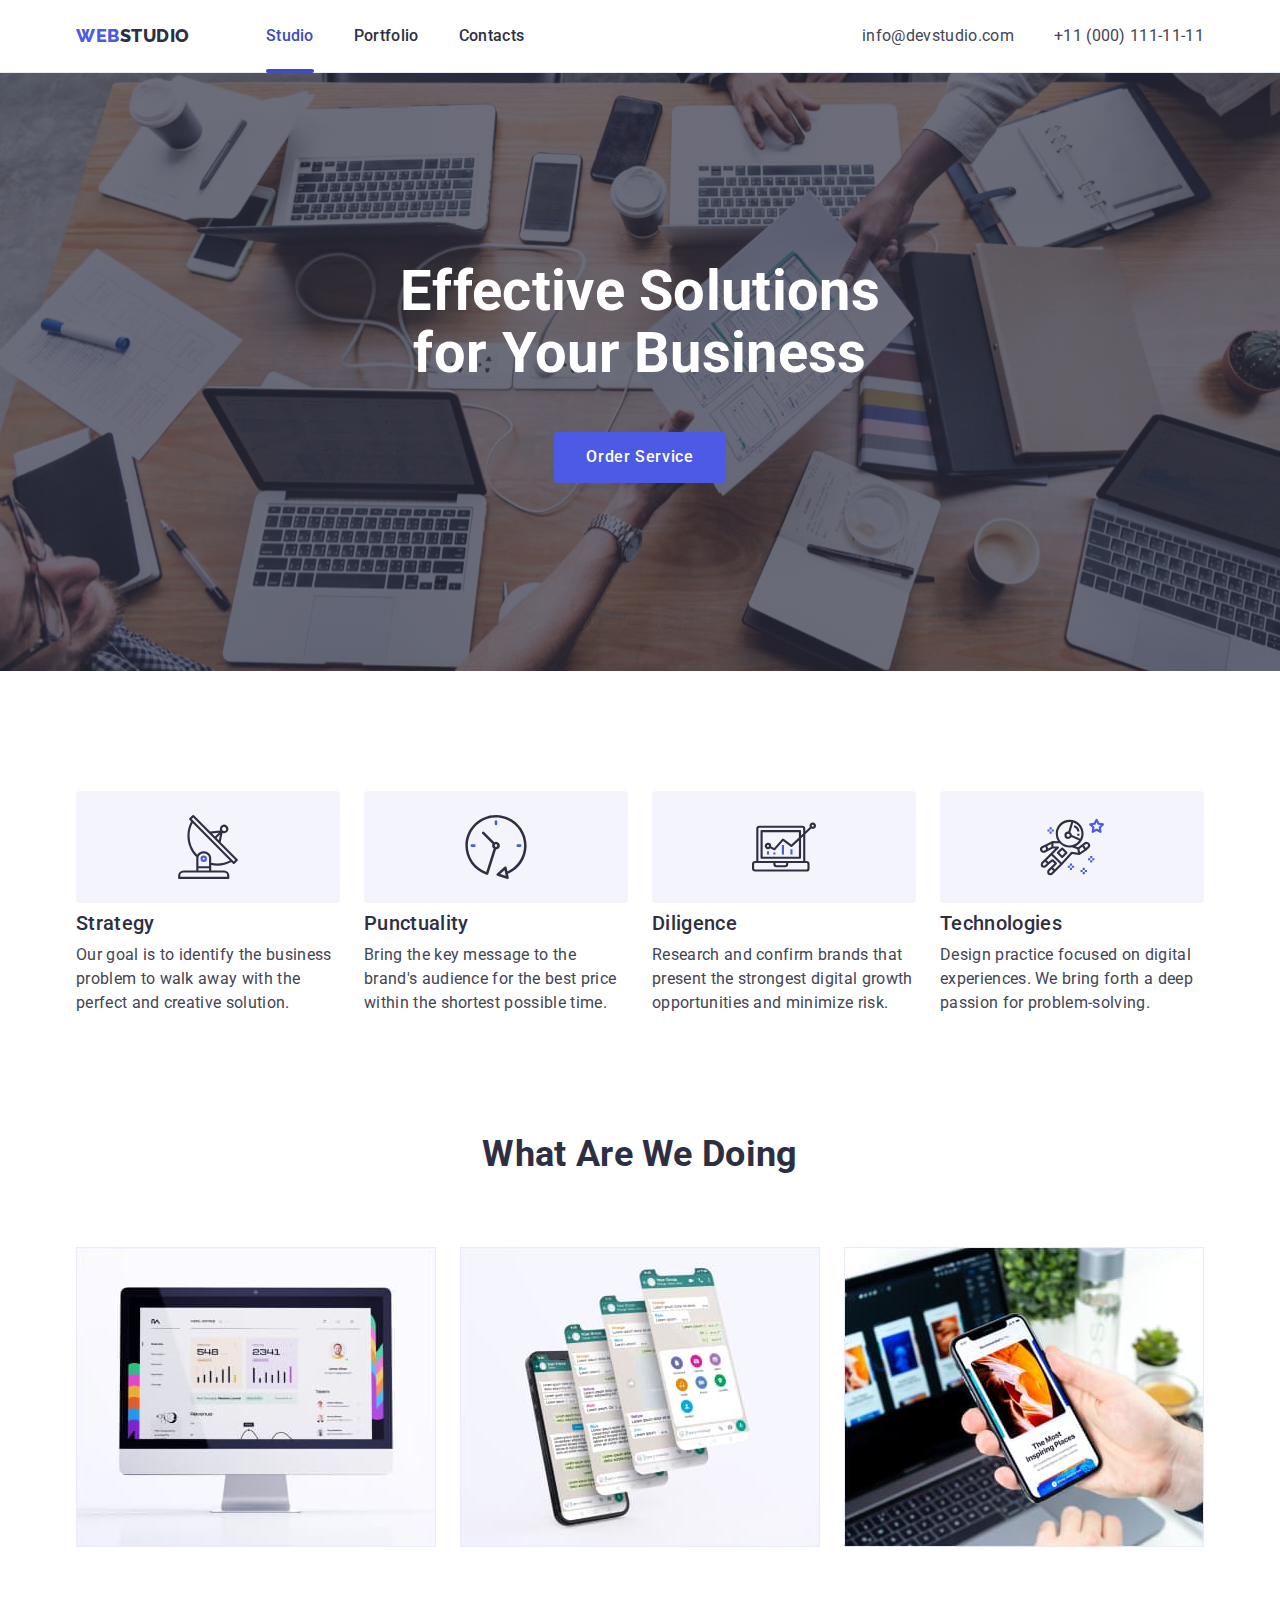
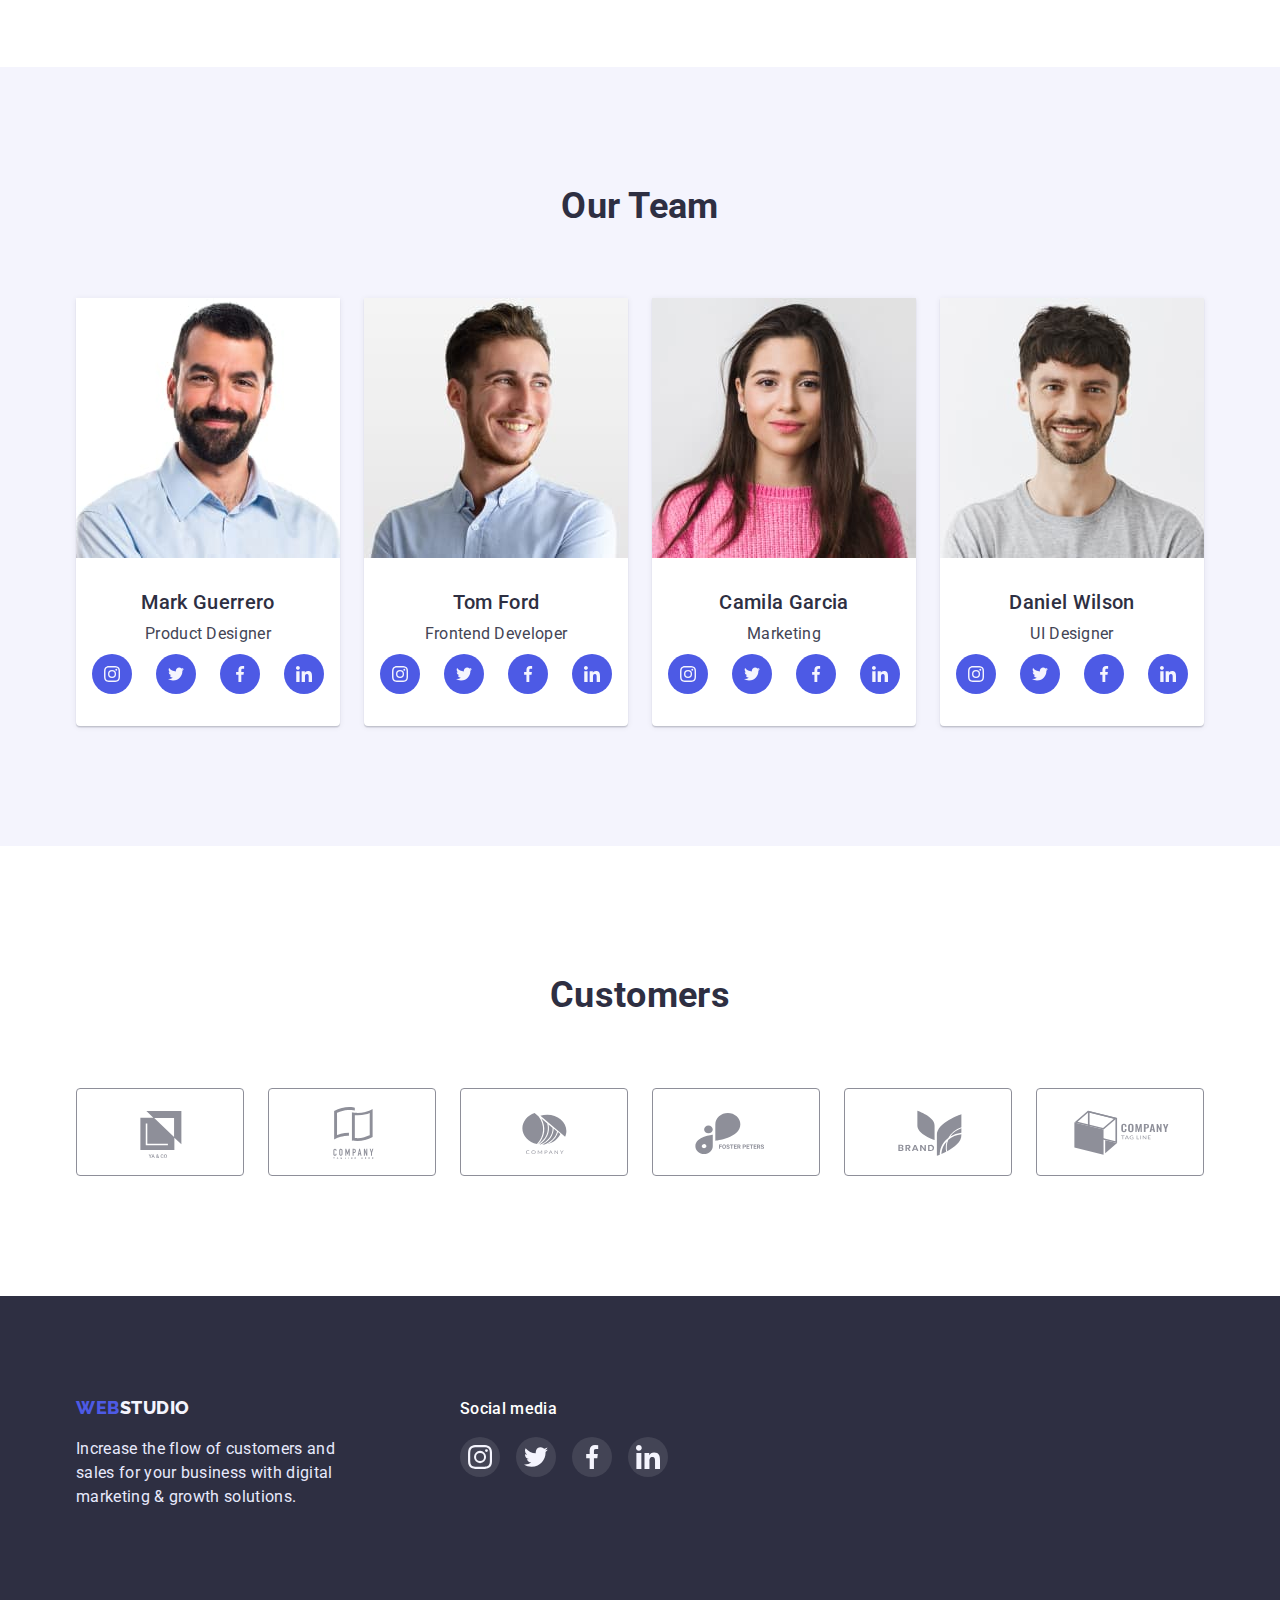
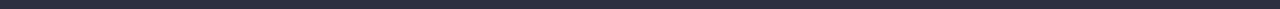
<file: index.html>
<!DOCTYPE html>
<html lang="en">

<head>
  <meta charset="UTF-8" />
  <meta http-equiv="X-UA-Compatible" content="IE=edge" />
  <meta name="viewport" content="width=device-width, initial-scale=1.0" />
  <title>WEB Studio</title>
  <link rel="preconnect" href="https://fonts.googleapis.com" />
  <link rel="preconnect" href="https://fonts.gstatic.com" crossorigin />
  <link href="https://fonts.googleapis.com/css2?family=Raleway:wght@800&family=Roboto:wght@400;500;700;900&display=swap"
    rel="stylesheet" />
  <link rel="stylesheet"
    href="https://cdnjs.cloudflare.com/ajax/libs/modern-normalize/1.1.0/modern-normalize.min.css" />
  <link rel="stylesheet" href="./css/style.css" />
</head>

<body>
  <header class="header-our">
    <div class="container header-flex">
      <nav class="navigation">
        <a href="./index.html" class="logo-first-part">Web<span class="header-logo-second-part">Studio</span></a>
        <ul class="navigation-site list">
          <li class="item"><a href="./index.html" class="link underline-navigation">Studio</a></li>
          <li class="item">
            <a href="./portfolio.html" class="link ">Portfolio</a>
          </li>
          <li class="item">
            <a href="./test.html" class="link">Contacts</a>
          </li>
        </ul>
      </nav>
      <address class="address">
        <ul class="list address-flex">
          <li class="item">
            <a href="mailto:info@devstudio.com" class="email">info@devstudio.com</a>
          </li>
          <li class="item">
            <a href="tel:+110001111111" class="phone-number">
              +11 (000) 111-11-11</a>
          </li>
        </ul>
      </address>
    </div>
  </header>
  <main>
    <section class="section-hero">
      <div class="container">
        <h1 class="hero-title">Effective Solutions for Your Business</h1>
        <button data-modal-open type="button" class="main-button">Order Service</button>

      </div>
    </section>
    <section class="section">
      <div class="container">
        <h2 class="hide-line">Our planing</h2>
        <ul class="list future-list">
          <li class="item">
            <div class="conteiner-planing">
              <svg class="planing-svg">
                <use href="./images/symbol-defs.svg#icon-antenna1"></use>
              </svg>
            </div>
            <h3 class="section-subtitle">Strategy</h3>
            <p class="section-text">
              Our goal is to identify the business problem to walk away with
              the perfect and creative solution.
            </p>
          </li>
          <li class="item">
            <div class="conteiner-planing">
              <svg class="planing-svg">
                <use href="./images/symbol-defs.svg#icon-clock1"></use>
              </svg>
            </div>
            <h3 class="section-subtitle">Punctuality</h3>
            <p class="section-text">
              Bring the key message to the brand's audience for the best price
              within the shortest possible time.
            </p>
          </li>
          <li class="item">
            <div class="conteiner-planing">
              <svg class="planing-svg">
                <use href="./images/symbol-defs.svg#icon-diagram1"></use>
              </svg>
            </div>
            <h3 class="section-subtitle">Diligence</h3>
            <p class="section-text">
              Research and confirm brands that present the strongest digital
              growth opportunities and minimize risk.
            </p>
          </li>
          <li class="item">
            <div class="conteiner-planing">
              <svg class="planing-svg">
                <use href="./images/symbol-defs.svg#icon-astronaut1"></use>
              </svg>
            </div>
            <h3 class="section-subtitle">Technologies</h3>
            <p class="section-text">
              Design practice focused on digital experiences. We bring forth a
              deep passion for problem-solving.
            </p>
          </li>
        </ul>
      </div>
    </section>
    <section class="section-about section">
      <div class="container">
        <h2 class="section-title section-title-centred">What are we doing</h2>
        <ul class="list about-list">
          <li class="item">
            <img src="./images/img1.jpg" alt="iMac on the table" width="360" height="300" />
          </li>
          <li class="item">
            <img src="./images/img2.jpg" alt="A lot of iPhone's displays" width="360" />
          </li>
          <li class="item">
            <img src="./images/img3.jpg" alt="iPhone on the iMac's background" width="360" />
          </li>
        </ul>
      </div>
    </section>
    <section class="section-team section">
      <div class="container">
        <h2 class="section-title section-title-centred">Our Team</h2>
        <ul class="our-team-card list">
          <li class="card-team">
            <img src="./images/card1.jpg" alt="A man with beard" width="264" />
            <div class="card-team-conteiner">
              <h3 class="section-subtitle">Mark Guerrero</h3>
              <p class="section-text">Product Designer</p>
              <ul class="list social-list">
                <li class="social-item">
                  <a class="social-link" href=""><svg class="team-social">
                      <use href="./images/symbol-defs.svg#icon-instagram"></use>
                    </svg></a>
                </li>
                <li class="social-item">
                  <a class="social-link" href=""><svg class="team-social">
                      <use href="./images/symbol-defs.svg#icon-twitter"></use>
                    </svg></a>
                </li>
                <li class="social-item">
                  <a class="social-link" href=""><svg class="team-social">
                      <use href="./images/symbol-defs.svg#icon-facebook"></use>
                    </svg></a>
                </li>
                <li class="social-item">
                  <a class="social-link" href=""><svg class="team-social">
                      <use href="./images/symbol-defs.svg#icon-linkedin"></use>
                    </svg></a>
                </li>
              </ul>
            </div>
          </li>
          <li class="card-team">
            <img src="./images/card2.jpg" alt="A man with smile" width="264" />
            <div class="card-team-conteiner">
              <h3 class="section-subtitle">Tom Ford</h3>
              <p class="section-text">Frontend Developer</p>
              <ul class="list social-list">
                <li class="social-item">
                  <a class="social-link" href=""><svg class="team-social">
                      <use href="./images/symbol-defs.svg#icon-instagram"></use>
                    </svg></a>
                </li>
                <li class="social-item">
                  <a class="social-link" href=""><svg class="team-social">
                      <use href="./images/symbol-defs.svg#icon-twitter"></use>
                    </svg></a>
                </li>
                <li class="social-item">
                  <a class="social-link" href=""><svg class="team-social">
                      <use href="./images/symbol-defs.svg#icon-facebook"></use>
                    </svg></a>
                </li>
                <li class="social-item">
                  <a class="social-link" href=""><svg class="team-social">
                      <use href="./images/symbol-defs.svg#icon-linkedin"></use>
                    </svg></a>
                </li>
              </ul>
            </div>
          </li>
          <li class="card-team">
            <img src="./images/card3.jpg" alt="A women" width="264" />
            <div class="card-team-conteiner">
              <h3 class="section-subtitle">Camila Garcia</h3>
              <p class="section-text">Marketing</p>
              <ul class="list social-list">
                <li class="social-item">
                  <a class="social-link" href=""><svg class="team-social">
                      <use href="./images/symbol-defs.svg#icon-instagram"></use>
                    </svg></a>
                </li>
                <li class="social-item">
                  <a class="social-link" href=""><svg class="team-social">
                      <use href="./images/symbol-defs.svg#icon-twitter"></use>
                    </svg></a>
                </li>
                <li class="social-item">
                  <a class="social-link" href=""><svg class="team-social">
                      <use href="./images/symbol-defs.svg#icon-facebook"></use>
                    </svg></a>
                </li>
                <li class="social-item">
                  <a class="social-link" href=""><svg class="team-social">
                      <use href="./images/symbol-defs.svg#icon-linkedin"></use>
                    </svg></a>
                </li>
              </ul>
            </div>
          </li>
          <li class="card-team">
            <img src="./images/card4.jpg" alt="A man" width="264" />
            <div class="card-team-conteiner">
              <h3 class="section-subtitle">Daniel Wilson</h3>
              <p class="section-text">UI Designer</p>
              <ul class="list social-list">
                <li class="social-item">
                  <a class="social-link" href=""><svg class="team-social">
                      <use href="./images/symbol-defs.svg#icon-instagram"></use>
                    </svg></a>
                </li>
                <li class="social-item">
                  <a class="social-link" href=""><svg class="team-social">
                      <use href="./images/symbol-defs.svg#icon-twitter"></use>
                    </svg></a>
                </li>
                <li class="social-item">
                  <a class="social-link" href=""><svg class="team-social">
                      <use href="./images/symbol-defs.svg#icon-facebook"></use>
                    </svg></a>
                </li>
                <li class="social-item">
                  <a class="social-link" href=""><svg class="team-social">
                      <use href="./images/symbol-defs.svg#icon-linkedin"></use>
                    </svg></a>
                </li>
              </ul>
            </div>
          </li>
        </ul>
      </div>
    </section>
    <section class="section-customers">
      <div class="container">
        <h2 class="section-title customers-title">Customers</h2>
        <ul class="list customers-list">
          <li class="item">
            <a href="#" class="customers-link">
              <svg class="item-svg">
                <use href="./images/symbol-defs.svg#icon-Logo-6"></use>
              </svg></a>
          </li>
          <li class="item">
            <a href="#" class="customers-link">
              <svg class="item-svg">
                <use href="./images/symbol-defs.svg#icon-Logo-1-1"></use>
              </svg>
            </a>
          </li>
          <li class="item">
            <a href="#" class="customers-link">
              <svg class="item-svg">
                <use href="./images/symbol-defs.svg#icon-Logo-2-1"></use>
              </svg>
            </a>
          </li>
          <li class="item">
            <a href="#" class="customers-link">
              <svg class="item-svg">
                <use href="./images/symbol-defs.svg#icon-Logo-3-1"></use>
              </svg></a>
          </li>
          <li class="item">
            <a href="#" class="customers-link">
              <svg class="item-svg">
                <use href="./images/symbol-defs.svg#icon-Logo-4-1"></use>
              </svg></a>
          </li>
          <li class="item">
            <a href="#" class="customers-link">
              <svg class="item-svg">
                <use href="./images/symbol-defs.svg#icon-Logo-5-1"></use>
              </svg></a>
          </li>
        </ul>
      </div>
    </section>
  </main>
  <footer class="footer-our">
    <div class="container footer-flex">
      <div class="footer-div">
        <a href="./index.html" class="logo-first-part">Web<span class="footer-logo-second-part">Studio</span></a>
        <p class="footer-text">
          Increase the flow of customers and sales for your business with
          digital marketing & growth solutions.
        </p>
      </div>
      <div class="footer-social">
        <p class="footer-subtitle">Social media</p>
        <ul class="list footer-list">
          <li>
            <a class="footer-link" href="#">
              <svg class="footer-list-svg">
                <use href="./images/symbol-defs.svg#icon-instagram"></use>
              </svg>
            </a>
          </li>
          <li>
            <a class="footer-link" href="#">
              <svg class="footer-list-svg">
                <use href="./images/symbol-defs.svg#icon-twitter"></use>
              </svg>
            </a>
          </li>
          <li>
            <a class="footer-link" href="#">
              <svg class="footer-list-svg">
                <use href="./images/symbol-defs.svg#icon-facebook"></use>
              </svg>
            </a>
          </li>
          <li>
            <a class="footer-link" href="#">
              <svg class="footer-list-svg">
                <use href="./images/symbol-defs.svg#icon-linkedin"></use>
              </svg>
            </a>
          </li>
        </ul>
      </div>
    </div>
  </footer>
  <div class="backdrop is-hidden" data-modal>

    <div class="modal">

      <button data-modal-close type="button" class="modal-button-exit">
        <svg class="svg-button">
          <use href="./images/symbol-defs.svg#icon-close-svg"></use>
        </svg>
      </button>
      <p class="section-text modal-text">Leave your contacts and we will call you back</p>
      <form class="form">

        <div class="form-container">
          <label for="name" class="input-text">Name</label>
          <input type="text" class="form-input" name="name" id="name">
        </div>
        <div class="form-container">
          <label for="tel" class="input-text">Phone</label>
          <input type="tel" class="form-input" name="tel" id="tel">
        </div>
        <div class="form-container">
          <label for="email" class="input-text">Email</label>
          <input type="email" class="form-input" name="email" id="email">
        </div>
        <div class="form-container">
          <label for="textarea" class="input-text">Comment</label>
          <textarea class="form-input" name="textarea" id="textarea" placeholder="Text input"></textarea>
        </div>
        <button type="button" class="modal-button-send main-button">Send</button>

      </form>
      <!-- I accept the terms and conditions of the Privacy Policy -->
    </div>
  </div>
  <script src="./js/modal.js"></script>
</body>

</html>
</file>
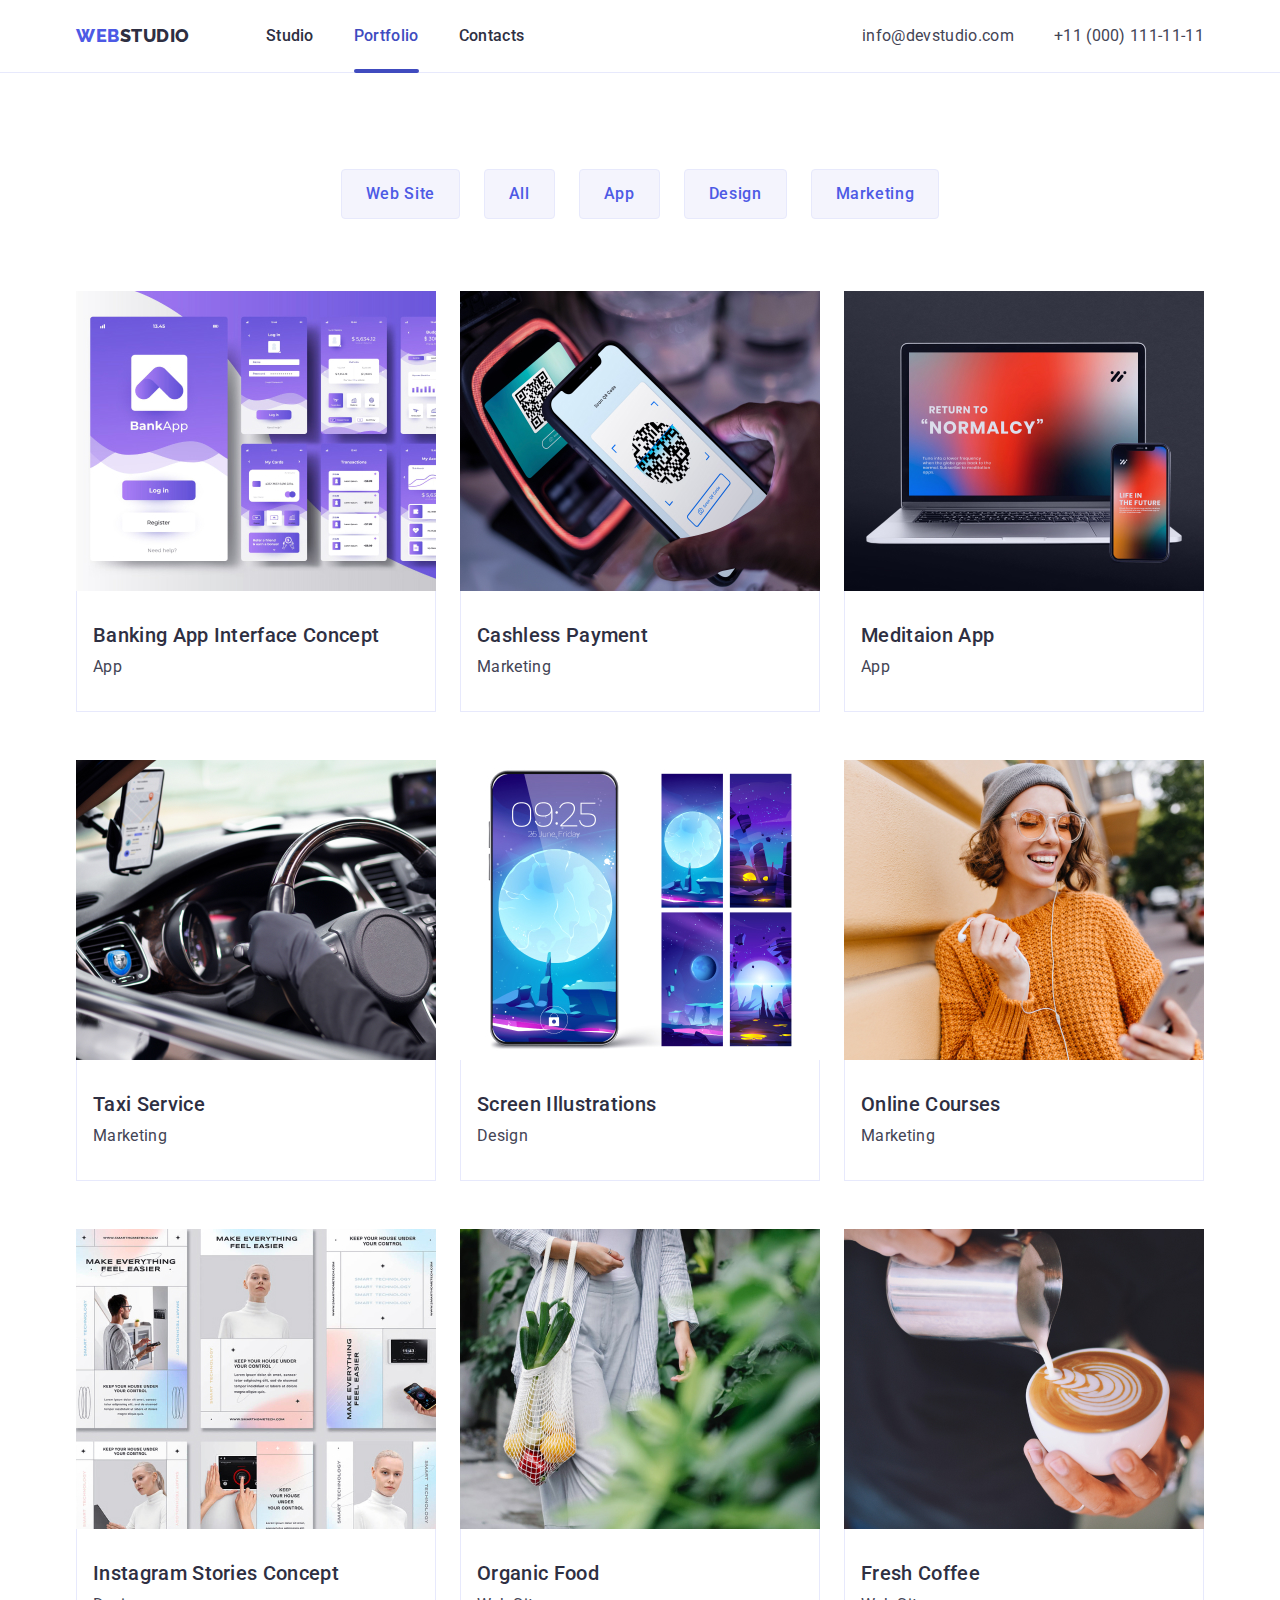
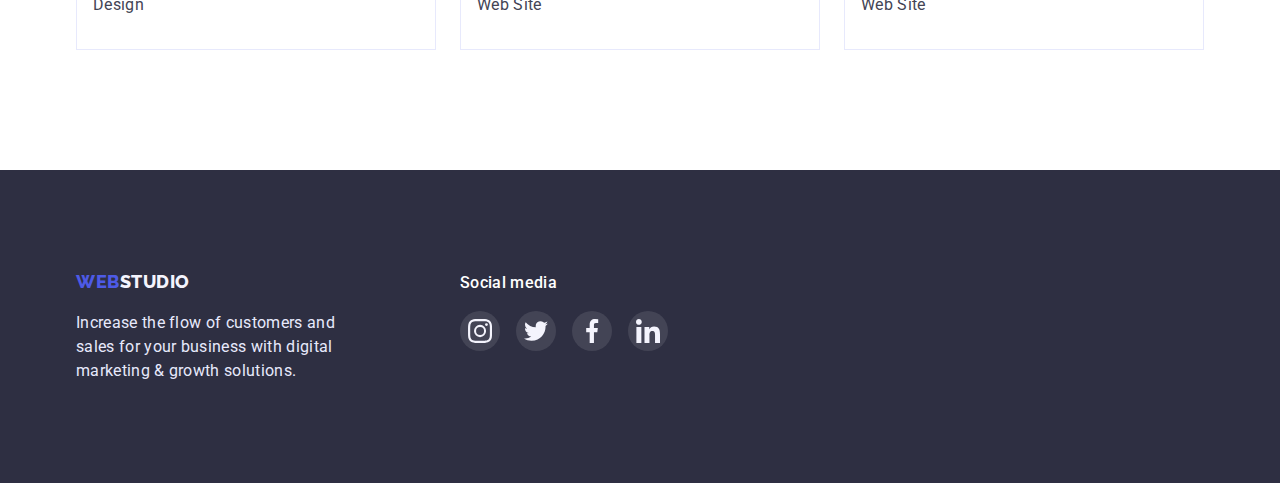
<file: portfolio.html>
<!DOCTYPE html>
<html lang="en">

<head>
  <meta charset="UTF-8" />
  <meta http-equiv="X-UA-Compatible" content="IE=edge" />
  <meta name="viewport" content="width=device-width, initial-scale=1.0" />
  <title>Portfolio</title>
  <link rel="preconnect" href="https://fonts.googleapis.com" />
  <link rel="preconnect" href="https://fonts.gstatic.com" crossorigin />
  <link href="https://fonts.googleapis.com/css2?family=Raleway:wght@800&family=Roboto:wght@400;500;700;900&display=swap"
    rel="stylesheet" />
  <link rel="stylesheet"
    href="https://cdnjs.cloudflare.com/ajax/libs/modern-normalize/1.1.0/modern-normalize.min.css" />
  <link rel="stylesheet" href="./css/style.css" />
</head>

<body>
  <header class="header-our">
    <div class="container header-flex">
      <nav class="navigation">
        <a href="./index.html" class="logo-first-part">Web<span class="header-logo-second-part">Studio</span></a>
        <ul class="navigation-site list">
          <li class="item"><a href="./index.html" class="link">Studio</a></li>
          <li class="item">
            <a href="./portfolio.html" class="link underline-navigation">Portfolio</a>
          </li>
          <li class="item"><a href="" class="link">Contacts</a></li>
        </ul>
      </nav>
      <address class="address">
        <ul class="list address-flex">
          <li class="item">
            <a href="mailto:info@devstudio.com" class="email">info@devstudio.com</a>
          </li>
          <li class="item">
            <a href="tel:+110001111111" class="phone-number">
              +11 (000) 111-11-11</a>
          </li>
        </ul>
      </address>
    </div>
  </header>
  <main>
    <section class="filter">
      <div class="container">
        <h1 class="hide-line">Portfolio</h1>
        <ul class="list filter-list">
          <li class="item">
            <button type="button" class="filter-button">Web Site</button>
          </li>
          <li class="item">
            <button type="button" class="filter-button">All</button>
          </li>
          <li class="item">
            <button type="button" class="filter-button">App</button>
          </li>
          <li class="item">
            <button type="button" class="filter-button">Design</button>
          </li>
          <li class="item">
            <button type="button" class="filter-button">Marketing</button>
          </li>
        </ul>
        <ul class="posts list">
          <li class="item ">
            <a class="posts-link" href="">
              <div class="overlay-img"><img src="./images/portfolio1.jpg" alt="Many picture from bank" width="360" />
                <p class="overlay-container-text section-text">14 Stylish and User-Friendly App Design Concepts · Task
                  Manager
                  App · Calorie
                  Tracker App · Exotic Fruit Ecommerce App · Cloud Storage App</p>

              </div>
              <div class="posts-conteiner">
                <h2 class="section-subtitle">
                  Banking App Interface Concept
                </h2>
                <p class="section-text">App</p>
              </div>
            </a>
          </li>
          <li class="item">
            <a class="posts-link" href="">
              <div class="overlay-img"><img src="./images/portfolio2.jpg" alt="Phone and paypass" width="360" />
                <p class="overlay-container-text section-text">14 Stylish and User-Friendly App Design Concepts · Task
                  Manager
                  App · Calorie
                  Tracker App · Exotic Fruit Ecommerce App · Cloud Storage App</p>
              </div>
              <div class="posts-conteiner">
                <h2 class="section-subtitle">Cashless Payment</h2>
                <p class="section-text">Marketing</p>
              </div>
            </a>
          </li>
          <li class="item ">
            <a class="posts-link" href="">
              <div class="overlay-img"><img src="./images/portfolio3.jpg" alt="Mac and Iphone" width="360" />
                <p class="overlay-container-text section-text">14 Stylish and User-Friendly App Design Concepts · Task
                  Manager
                  App · Calorie
                  Tracker App · Exotic Fruit Ecommerce App · Cloud Storage App</p>

              </div>
              <div class="posts-conteiner">
                <h2 class="section-subtitle">Meditaion App</h2>
                <p class="section-text">App</p>
              </div>
            </a>
          </li>
          <li class="item">
            <a class="posts-link" href="">
              <div class="overlay-img"><img src="./images/portfolio4.jpg" alt="car driver" width="360" />
                <p class="overlay-container-text section-text">14 Stylish and User-Friendly App Design Concepts · Task
                  Manager
                  App · Calorie
                  Tracker App · Exotic Fruit Ecommerce App · Cloud Storage App</p>

              </div>
              <div class="posts-conteiner">
                <h2 class="section-subtitle">Taxi Service</h2>
                <p class="section-text">Marketing</p>
              </div>
            </a>
          </li>
          <li class="item">
            <a class="posts-link" href="">
              <div class="overlay-img"><img src="./images/portfolio5.jpg" alt="wallpapers" width="360" />
                <p class="overlay-container-text section-text">14 Stylish and User-Friendly App Design Concepts · Task
                  Manager
                  App · Calorie
                  Tracker App · Exotic Fruit Ecommerce App · Cloud Storage App</p>

              </div>
              <div class="posts-conteiner">
                <h2 class="section-subtitle">Screen Illustrations</h2>
                <p class="section-text">Design</p>
              </div>
            </a>
          </li>
          <li class="item">
            <a class="posts-link" href="">
              <div class="overlay-img"><img src="./images/portfolio6.jpg" alt="Women with phone" width="360" />
                <p class="overlay-container-text section-text">14 Stylish and User-Friendly App Design Concepts · Task
                  Manager
                  App · Calorie
                  Tracker App · Exotic Fruit Ecommerce App · Cloud Storage App</p>

              </div>
              <div class="posts-conteiner">
                <h2 class="section-subtitle">Online Courses</h2>
                <p class="section-text">Marketing</p>
              </div>
            </a>
          </li>
          <li class="item">
            <a class="posts-link" href="">
              <div class="overlay-img"><img src="./images/portfolio7.jpg" alt="Many post" width="360" />
                <p class="overlay-container-text section-text">14 Stylish and User-Friendly App Design Concepts · Task
                  Manager
                  App · Calorie
                  Tracker App · Exotic Fruit Ecommerce App · Cloud Storage App</p>

              </div>
              <div class="posts-conteiner">
                <h2 class="section-subtitle">Instagram Stories Concept</h2>
                <p class="section-text">Design</p>
              </div>
            </a>
          </li>
          <li class="item">
            <a class="posts-link" href="">
              <div class="overlay-img"><img src="./images/portfolio8.jpg" alt="bag with Gloceries" width="360" />
                <p class="overlay-container-text section-text">14 Stylish and User-Friendly App Design Concepts · Task
                  Manager
                  App · Calorie
                  Tracker App · Exotic Fruit Ecommerce App · Cloud Storage App</p>

              </div>
              <div class="posts-conteiner">

                <h2 class="section-subtitle">Organic Food</h2>
                <p class="section-text">Web Site</p>
              </div>
            </a>
          </li>
          <li class="item">
            <a class="posts-link" href="">
              <div class="overlay-img"><img src="./images/portfolio9.jpg" alt="Coffee" width="360" />
                <p class="overlay-container-text section-text">14 Stylish and User-Friendly App Design Concepts · Task
                  Manager
                  App · Calorie
                  Tracker App · Exotic Fruit Ecommerce App · Cloud Storage App</p>

              </div>
              <div class="posts-conteiner">

                <h2 class="section-subtitle">Fresh Coffee</h2>
                <p class="section-text">Web Site</p>
              </div>
            </a>
          </li>
        </ul>
      </div>
    </section>
  </main>
  <footer class="footer-our">
    <div class="container footer-flex">
      <div class="footer-div">
        <a href="./index.html" class="logo-first-part">Web<span class="footer-logo-second-part">Studio</span></a>
        <p class="footer-text">
          Increase the flow of customers and sales for your business with
          digital marketing & growth solutions.
        </p>
      </div>
      <div class="footer-social">
        <p class="footer-subtitle">Social media</p>
        <ul class="list footer-list">
          <li>
            <a class="footer-link" href="#">
              <svg class="footer-list-svg">
                <use href="./images/symbol-defs.svg#icon-instagram"></use>
              </svg>
            </a>
          </li>
          <li>
            <a class="footer-link" href="#">
              <svg class="footer-list-svg">
                <use href="./images/symbol-defs.svg#icon-twitter"></use>
              </svg>
            </a>
          </li>
          <li>
            <a class="footer-link" href="#">
              <svg class="footer-list-svg">
                <use href="./images/symbol-defs.svg#icon-facebook"></use>
              </svg>
            </a>
          </li>
          <li>
            <a class="footer-link" href="#">
              <svg class="footer-list-svg">
                <use href="./images/symbol-defs.svg#icon-linkedin"></use>
              </svg>
            </a>
          </li>
        </ul>
      </div>
    </div>
  </footer>
</body>

</html>
</file>
<file: css/style.css>
:root {
  --text-head-line-color: #2e2f42;
  --background-color: #ffffff;
  --button-main-color: #4d5ae5;
  --button-hover-color: #404bbf;
  --text-paragraph-color: #434455;
  --background-color-section-team: #f4f4fd;
  --footer-color-paragraph: #e7e9fc;
}

html {
  box-sizing: border-box;
}

*,
*::before,
*::after {
  box-sizing: inherit;
}
h1,
h2,
h3,
h4,
p,
ul {
  margin-top: 0;
  margin-bottom: 0;
}
img {
  display: block;
}
body {
  background-color: var(--background-color);
  color: var(--text-head-line-color);
  font-family: Roboto, sans-serif;
  letter-spacing: 0.02em;
  line-height: 1.5;
}

.section-title-centred {
  text-align: center;
}

.section {
  padding-top: 120px;
  padding-bottom: 120px;
}

.container {
  width: 1158px;
  padding: 0 15px;
  margin: 0 auto;
  /* outline: dashed red; */
}

a {
  text-decoration: none;
}

/* Header */
.header-our {
  border-bottom: 1px solid var(--footer-color-paragraph);
}

.header-flex {
  display: flex;
  align-items: center;
}

.logo-first-part {
  color: var(--button-main-color);
  font-family: Raleway, sans-serif;
  letter-spacing: 0.03em;
  text-transform: uppercase;
  font-weight: 800;
  font-size: 18px;
  line-height: 1.3;
  margin-right: 76px;
}

.header-logo-second-part {
  color: var(--text-head-line-color);
}

.navigation {
  display: flex;
  align-items: center;
}

.navigation-site {
  display: flex;
}

.navigation-site .item + .item {
  margin-left: 40px;
}

.navigation-site .link {
  display: block;
  position: relative;

  font-weight: 500;
  color: var(--text-head-line-color);
  padding: 24px 0;

  transition: color 250ms cubic-bezier(0.4, 0, 0.2, 1);
}

/* Underline navigation */
.item .underline-navigation {
  color: var(--button-hover-color);
}
.underline-navigation::after {
  content: "";
  display: block;
  width: 100%;
  height: 4px;
  background-color: var(--button-hover-color);
  border-radius: 2px;

  position: absolute;
  left: 0;
  bottom: -1px;
}

.navigation-site .link:hover,
.navigation-site .link:focus {
  color: var(--button-hover-color);
}

.list {
  list-style-type: none;
  padding: 0;
  margin: 0;
}

/* Adress */

.address-flex {
  display: flex;
}

.address-flex .item + .item {
  margin-left: 40px;
}

.address {
  margin-left: auto;
}
.email,
.phone-number {
  color: var(--text-paragraph-color);
  font-style: normal;

  transition: color 250ms cubic-bezier(0.4, 0, 0.2, 1);
}
.address-flex .email:hover,
.address-flex .email:focus,
.address-flex .phone-number:hover,
.address-flex .phone-number:focus {
  color: var(--button-hover-color);
}

/* Main */
/* Section one */
.section-hero {
  background-color: var(--text-head-line-color);
  padding: 188px 0;
  text-align: center;

  max-width: 1440px;
  margin-left: auto;
  margin-right: auto;
  background-image: linear-gradient(
      to right,
      rgba(46, 47, 66, 0.7),
      rgba(46, 47, 66, 0.7)
    ),
    url(../images/background.jpg);

  /* padding-bottom: 120px; */
}
.hero-title {
  font-size: 56px;
  line-height: 1.1;
  max-width: 494px;
  color: var(--background-color);
  margin-top: 0;
  margin-bottom: 48px;
  margin-left: auto;
  margin-right: auto;
}
.main-button {
  display: block;
  color: var(--background-color);
  background-color: var(--button-main-color);
  border-radius: 4px;
  letter-spacing: 0.04em;
  font-weight: 500;
  padding: 16px 32px;
  margin-left: auto;
  margin-right: auto;
  cursor: pointer;
  border: none;

  transition-property: background-color;
  transition-duration: 250ms;
  transition-timing-function: cubic-bezier(0.4, 0, 0.2, 1);
}
.main-button:hover {
  background-color: var(--button-hover-color);
}

/* Modal */
.backdrop {
  position: fixed;
  top: 0;
  left: 0;
  width: 100%;
  height: 100%;
  background: rgba(46, 47, 66, 0.4);

  transition: opacity 250ms cubic-bezier(0.4, 0, 0.2, 1);
}

.backdrop.is-hidden {
  opacity: 0;
  pointer-events: none;
  visibility: hidden;
}

.modal {
  width: 408px;
  height: 576px;

  position: absolute;
  top: 50%;
  left: 50%;
  transform: translate(-50%, -50%);

  background: #fcfcfc;
  box-shadow: 0px 1px 1px rgba(0, 0, 0, 0.14), 0px 1px 3px rgba(0, 0, 0, 0.12),
    0px 2px 1px rgba(0, 0, 0, 0.2);
  border-radius: 4px;
}
.svg-button {
  height: 8px;
  width: 8px;

  transition: fill 250ms cubic-bezier(0.4, 0, 0.2, 1);
}

.modal-button-exit {
  cursor: pointer;
  display: flex;
  justify-content: center;
  align-items: center;

  transition: background-color 250ms cubic-bezier(0.4, 0, 0.2, 1);
}
.modal-button-exit:hover,
.svg-button:hover {
  background-color: var(--button-hover-color);
  fill: var(--background-color);
}
.modal-button-exit {
  margin: 24px 24px 0 360px;

  height: 24px;
  width: 24px;

  background: var(--footer-color-paragraph);
  border: 1px solid rgba(0, 0, 0, 0.1);
  border-radius: 50%;
}
/* Modal input */

.modal-text {
  text-align: center;
  margin: 24px 24px 16px 24px;
}

.input-text {
  color: #8e8f99;
  font-size: 12px;
  line-height: 1.33;
}
.form {
  display: flex;
  flex-direction: column;
  justify-content: center;
  gap: 8px;
  margin: 0 24px;
}
.form-container {
  width: 360px;
  /* height: 58px; */
}

.form-input {
  width: 100%;
  height: 40px;

  border: 1px solid rgba(33, 33, 33, 0.2);
  border-radius: 4px;
}

.form-container textarea {
  font-size: 12px;
  line-height: 16px;
  letter-spacing: 0.04em;
  padding: 8px 0 0 16px;

  color: rgba(117, 117, 117, 0.5);

  height: 120px;

  resize: none;
}

.modal-button-send {
  color: var(--background-color);
  background-color: var(--button-main-color);
  padding: 16px 32px;
  margin: 24px 120px;
}
/* Section two */

.future-list {
  display: flex;
  align-items: center;
  margin-left: auto;
  gap: 24px;
}
.future-list .item {
  max-width: 264px;
}

/* ICONS */

.planing-svg {
  height: 64px;
  width: 64px;
}
.conteiner-planing {
  width: 264px;
  height: 112px;
  display: flex;
  justify-content: center;
  align-items: center;
  background-color: var(--background-color-section-team);
  margin-bottom: 8px;
  border-radius: 4px;
}

.hide-line {
  position: absolute;
  white-space: nowrap;
  height: 1px;
  overflow: hidden;
  border: 0;
  padding: 0;
  clip: rect(0 0 0 0);
  clip-path: inset(50%);
  margin: -1px;
  width: 1px;
}

.section-subtitle {
  font-weight: 500;
  font-size: 20px;
  line-height: 1.2;
  margin-bottom: 8px;
  color: var(--text-head-line-color);
}
.section-text {
  color: var(--text-paragraph-color);
}

/* Section three */
.section-about {
  padding-top: 0;
}
.section-title {
  font-size: 36px;
  line-height: 1.11;
  text-transform: capitalize;
  margin-bottom: 72px;
  text-align: center;
}
.about-list {
  display: flex;
  align-items: center;
}

.about-list .item + .item {
  margin-left: 24px;
}
/* Section four */
.section-team {
  background-color: var(--background-color-section-team);
  padding: 120px 0;
}
.our-team-card {
  display: flex;
  /* padding: 120px 0; */
}
.our-team-card .card-team + .card-team {
  margin-left: 24px;
}
.our-team-card .card-team {
  background-color: var(--background-color);
  box-shadow: 0px 1px 6px rgba(46, 47, 66, 0.08),
    0px 1px 1px rgba(46, 47, 66, 0.16), 0px 2px 1px rgba(46, 47, 66, 0.08);
  border-radius: 0px 0px 4px 4px;
}
.card-team-conteiner {
  padding: 32px 0;
  text-align: center;
}

.card-team-conteiner .section-text {
  margin-bottom: 8px;
}
/* SOCIAL */

.social-list {
  display: flex;
  gap: 24px;
  justify-content: center;
}
.social-item {
  width: 40px;
  height: 40px;
}

.team-social {
  width: 16px;
  height: 16px;
}

.social-link {
  display: flex;
  align-items: center;
  justify-content: center;
  border-radius: 50%;
  width: 100%;
  height: 100%;
  background-color: var(--button-main-color);

  transition-property: background-color;
  transition-duration: 250ms;
  transition-timing-function: cubic-bezier(0.4, 0, 0.2, 1);
}

.social-link:hover,
.social-link:focus {
  background-color: var(--button-hover-color);
}

/* Section Five */
.section-customers {
  padding-top: 130px;
  padding-bottom: 120px;
}

.customers-list {
  display: flex;
  align-items: center;
  justify-content: center;
  gap: 24px;
}
.customers-list .item {
  width: 168px;
  height: 88px;
}
.customers-link {
  border: 1px solid #8e8f99;
  border-radius: 4px;
  display: flex;
  align-items: center;
  justify-content: center;
  width: 100%;
  height: 100%;

  transition-property: border-color;
  transition-duration: 250ms;
  transition-timing-function: cubic-bezier(0.4, 0, 0.2, 1);
}

.item-svg {
  width: 104px;
  height: 56px;
  fill: #8e8f99;

  transition-property: fill;
  transition-duration: 250ms;
  transition-timing-function: cubic-bezier(0.4, 0, 0.2, 1);
}
.customers-link:hover,
.customers-link:focus {
  border-color: var(--button-hover-color);
}
.customers-link:hover .item-svg,
.customers-link:focus .item-svg {
  fill: var(--button-hover-color);
}

/* Footer */

.footer-our {
  background-color: var(--text-head-line-color);
  padding: 100px 0;
}

.footer-logo-second-part {
  color: var(--background-color-section-team);
}
.footer-text {
  width: 264px;
  margin-top: 16px;
}
.footer-our .footer-text {
  color: var(--footer-color-paragraph);
}
.footer-flex {
  display: flex;
  align-items: baseline;
}

.footer-div {
  margin-right: 120px;
}
.footer-subtitle {
  color: var(--background-color);
  margin-bottom: 16px;
  font-weight: 500;
}
.footer-list {
  display: flex;
  padding: 0;
  gap: 16px;
}
.footer-list-svg {
  width: 24px;
  height: 24px;
}
.footer-link {
  width: 40px;
  height: 40px;
  display: flex;
  justify-content: center;
  align-items: center;
  border-radius: 50%;
  background: rgba(255, 255, 255, 0.1);

  transition-property: background;
  transition-duration: 250ms;
  transition-timing-function: cubic-bezier(0.4, 0, 0.2, 1);
}
.footer-link:hover,
.footer-link:focus {
  background-color: #31d0aa;
}
/* PORTFOLIO */

.filter {
  padding: 96px 0 120px;
}
.filter-list {
  display: flex;
  justify-content: center;
  margin-bottom: 72px;

  /* margin: 96px auto 72px; */
}
.filter-list .item + .item {
  margin-left: 24px;
}
.filter-button {
  font-weight: 500;
  font-size: 16px;
  line-height: 1.5;
  font-family: inherit;
  background-color: var(--background-color-section-team);
  color: var(--button-main-color);
  border: 1px solid #e7e9fc;
  border-radius: 4px;
  cursor: pointer;
  letter-spacing: 0.04em;
  padding: 12px 24px;
  border: 1px solid var(--footer-color-paragraph);

  transition-property: background-color, color;
  transition-duration: 250ms;
  transition-timing-function: cubic-bezier(0.4, 0, 0.2, 1);
}

.filter-button:hover,
.filter-button:focus {
  background-color: var(--button-hover-color);
  color: var(--background-color);
}

.posts {
  display: flex;
  flex-wrap: wrap;
}

.posts .item {
  margin-right: 24px;
  margin-bottom: 48px;

  overflow: hidden;

  transition-property: box-shadow;
  transition-duration: 250ms;
  transition-timing-function: cubic-bezier(0.4, 0, 0.2, 1);
}
.posts .item:hover {
  box-shadow: 0px 1px 6px rgba(46, 47, 66, 0.08),
    0px 1px 1px rgba(46, 47, 66, 0.16), 0px 2px 1px rgba(46, 47, 66, 0.08);
}
.posts .item:nth-child(3n) {
  margin-right: 0;
}
.posts .item:nth-last-child(-n + 3) {
  margin-bottom: 0;
}
.posts .posts-conteiner {
  border: 1px solid var(--footer-color-paragraph);
  border-top: none;
  padding: 32px 0 32px 16px;
}

/* Overlay text posts */

.posts .item:hover .overlay-container-text {
  transform: translateY(0);
}

.overlay-img {
  position: relative;
  overflow: hidden;
}

.overlay-container-text {
  display: inline-block;
  top: 0;
  left: 0;
  width: 100%;
  height: 100%;
  position: absolute;
  background-color: var(--button-main-color);
  transform: translateY(100%);
  transition: transform 250ms cubic-bezier(0.4, 0, 0.2, 1);

  color: var(--background-color-section-team);
  padding: 40px 32px 164px;
}
.overlay-text {
  color: var(--background-color-section-team);
  padding: 40px 32px 164px;
}
.posts-link:hover .overlay-container-text {
  transform: translateY(0);
}
</file>
